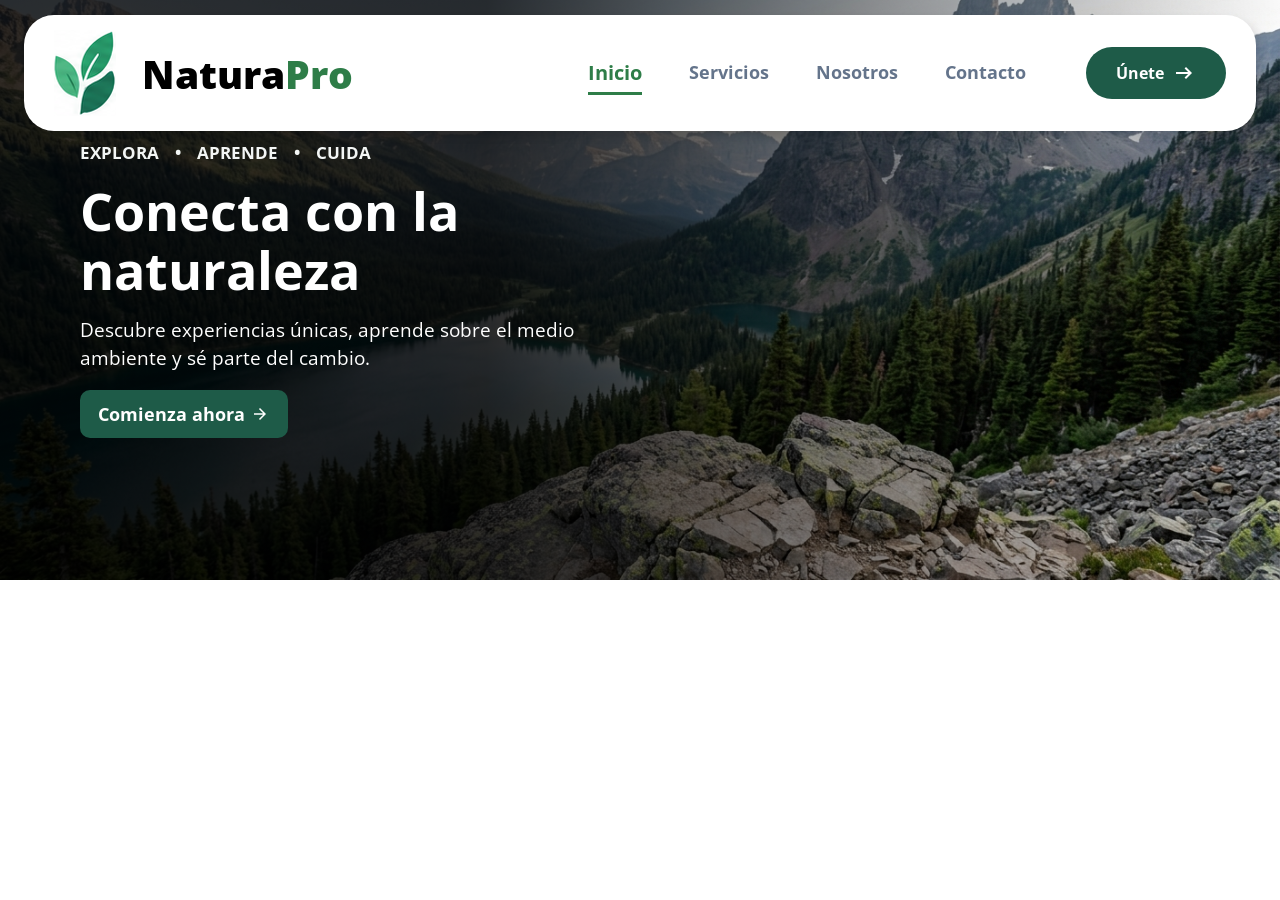
<file: index.html>
<!DOCTYPE html>
<html lang="es">
<head>
    <meta charset="UTF-8">
    <meta name="viewport" content="width=device-width, initial-scale=1.0">
    <meta name="description" content="Descubre experiencias únicas, aprende sobre el medio ambiente y sé parte del cambio.">
    <title>Conecta con la naturaleza</title>
    <link rel="preconnect" href="https://fonts.googleapis.com">
    <link rel="preconnect" href="https://fonts.gstatic.com" crossorigin>
    <link href="https://fonts.googleapis.com/css2?family=Open+Sans:wght@400;700;800&display=swap" rel="stylesheet">
    <link href="https://fonts.googleapis.com/css2?family=Material+Symbols+Outlined&icon_names=arrow_forward,arrow_right_alt&display=block" rel="stylesheet">
    <link rel="stylesheet" href="css/styles.css">
    <link rel="stylesheet" href="css/media-queries.css">
</head>
<body>
    <header class="site-header">
        <a class="site-brand" href="#inicio" aria-label="Natura Pro, inicio">
            <span class="site-brand__mark" aria-hidden="true">
                <img src="assets/desktop-logo-1.png" alt="">
            </span>
            <span class="site-brand__name"><span>Natura</span><span>Pro</span></span>
        </a>
        <div class="site-header__actions">
            <nav class="site-nav" aria-label="Navegación principal">
                <ul>
                    <li><a href="#inicio" aria-current="page">Inicio</a></li>
                    <li><a href="#servicios">Servicios</a></li>
                    <li><a href="#nosotros">Nosotros</a></li>
                    <li><a href="#contacto">Contacto</a></li>
                </ul>
            </nav>
            <a class="site-header__join" href="#contacto">
                <span>Únete</span>
                <span class="material-symbols-outlined" aria-hidden="true">arrow_right_alt</span>
            </a>
        </div>
    </header>
    <main>
        <section class="hero" id="inicio" aria-labelledby="hero-title">
            <div class="hero__content">
                <ul class="hero__values" aria-label="Explora, aprende y cuida">
                    <li>Explora</li>
                    <li>Aprende</li>
                    <li>Cuida</li>
                </ul>
                <h1 class="hero__title" id="hero-title">Conecta con la naturaleza</h1>
                <p class="hero__description">Descubre experiencias únicas, aprende sobre el medio ambiente y sé parte del cambio.</p>
                <a class="hero__cta" href="#contacto">
                    <span>Comienza ahora</span>
                    <span class="material-symbols-outlined hero__icon" aria-hidden="true">arrow_forward</span>
                </a>
            </div>
        </section>
    </main>
</body>
</html>
</file>
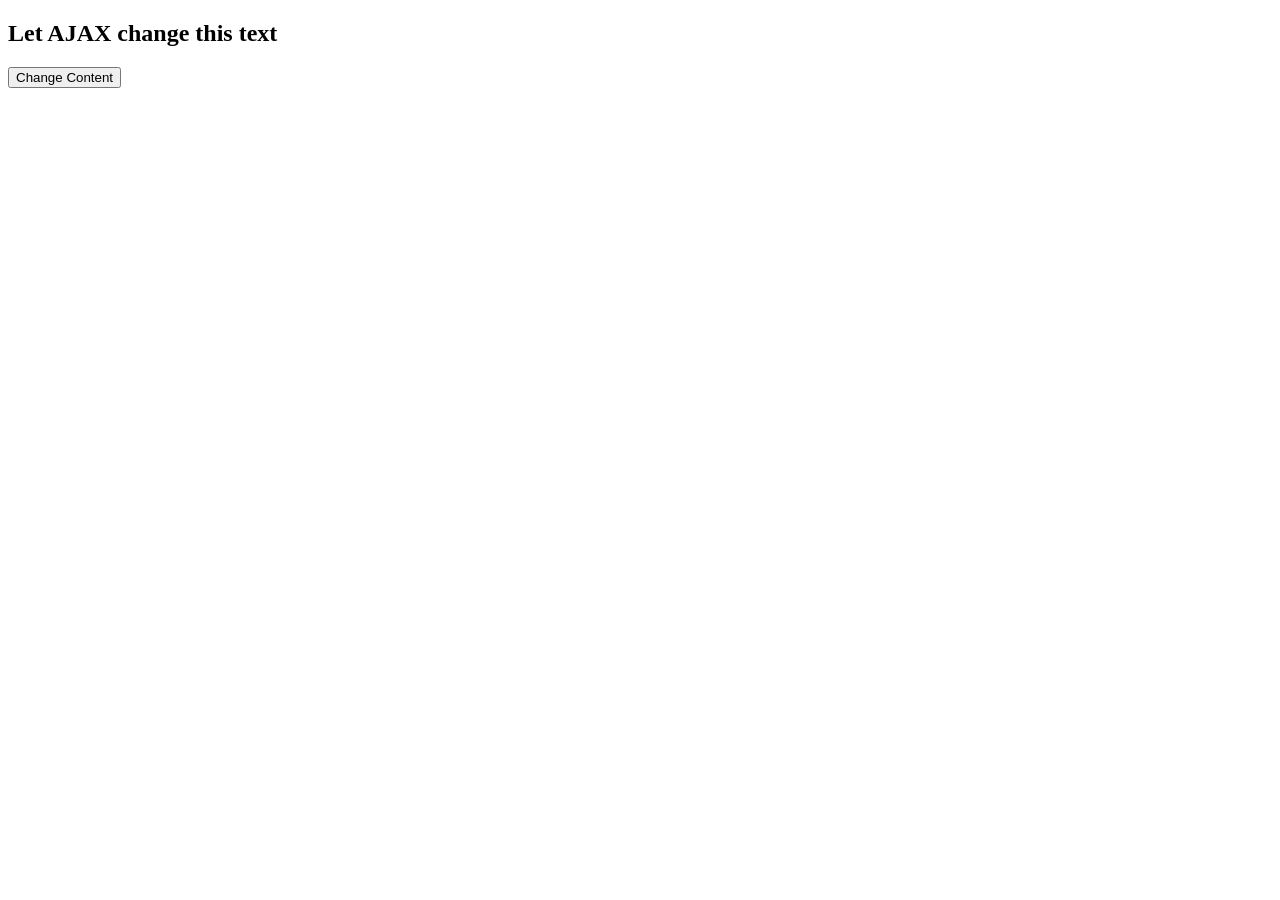
<file: datos.html>
<!DOCTYPE html>
<html lang="en">

<head>
    <meta charset="UTF-8">
    <meta name="viewport" content="width=device-width, initial-scale=1.0">
    <title>Document</title>
    <script>
        window.onload = function () {
            document.getElementById("myBtn").addEventListener("click", function () {
                const xhttp = new XMLHttpRequest();
                xhttp.onreadystatechange = function () {
                   if (this.readyState == 4 && this.status == 200) {    
                    document.getElementById("demo").innerHTML = this.responseText;
                }
                xhttp.open("GET", "data/data1.txt", true);
                xhttp.send();
            });
        };
    </script>
</head>

<body>
    <div id="demo">
        <h2>Let AJAX change this text</h2>
        <button type="button" id="myBtn">Change Content</button>
    </div>

</body>

</html>
</file>
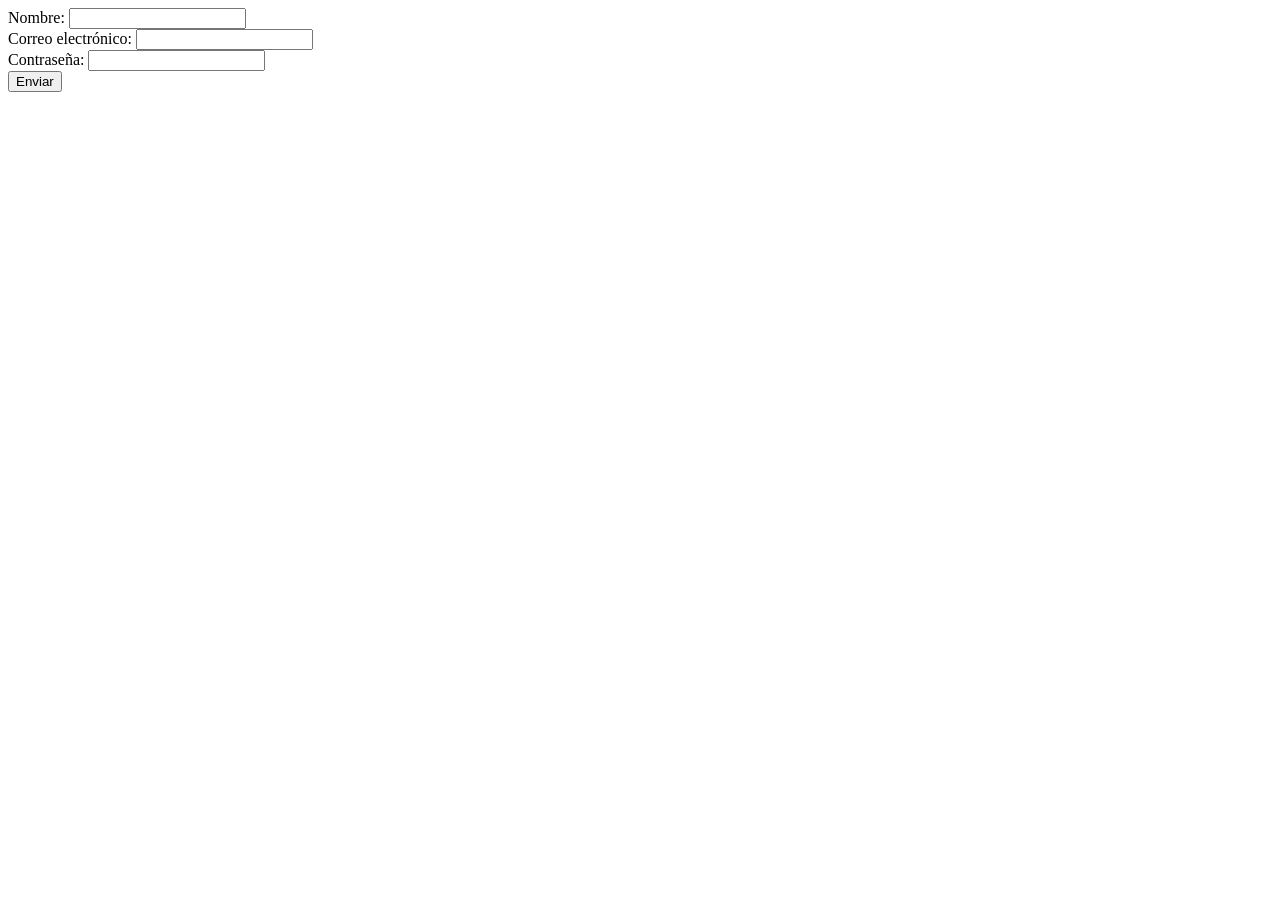
<file: formulario.html>
<!DOCTYPE html>
<html lang="es">
<head>
    <meta charset="UTF-8">
    <meta name="viewport" content="width=device-width, initial-scale=1.0">
    <title>Trabajando con datos</title>
    <script src="js/datos.js"></script>
</head>
<body>

<form id="form-registro">
        <label for="nombre">Nombre:</label>
        <input type="text" id="nombre" name="nombre" required>
        <br>

        <label for="email">Correo electrónico:</label>
        <input type="email" id="email" name="email" required>
        <br>

        <label for="contrasena">Contraseña:</label>
        <input type="password" id="contrasena" name="contrasena" required>
        <br>

        <button type="submit">Enviar</button>
    </form>
    
</body>
</html>
</file>
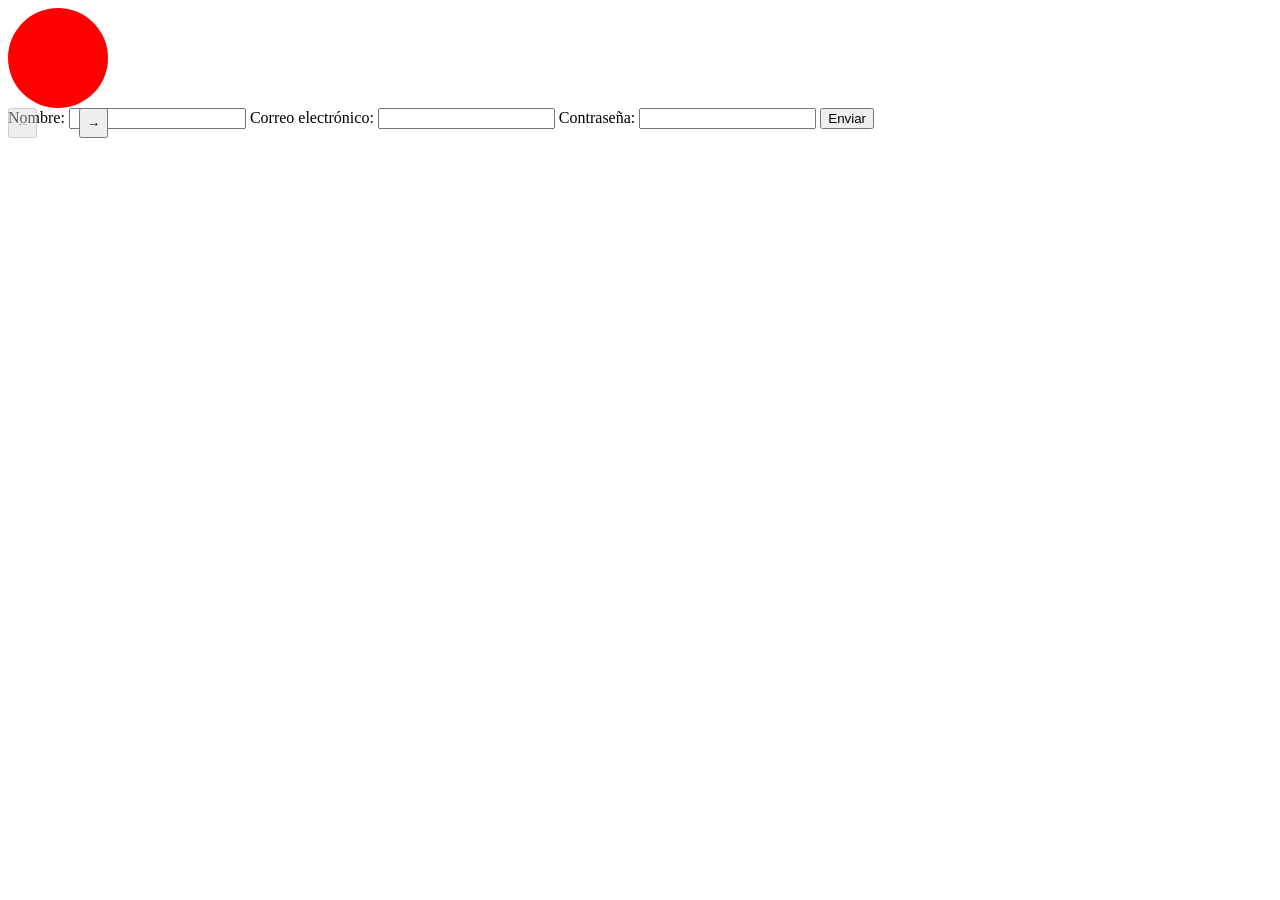
<file: mijs.html>
<!DOCTYPE html>
<html lang="es">

<head>
    <meta charset="UTF-8">
    <meta name="viewport" content="width=device-width, initial-scale=1.0">
    <title>Cosas que no hay que hacer</title>
    <link rel="stylesheet" href="css/superEstilos.css">
    <script src="js/main.js"></script>
</head>

<body>
    
    <div class="circulo">
        <button id="arrow-left" disabled>&larr;</button>
        <button id="arrow-right">&rarr;</button>
    </div>

    <form>
        <label for="nombre">Nombre:</label>
        <input type="text" id="nombre" name="nombre" required>

        <label for="email">Correo electrónico:</label>
        <input type="email" id="email" name="email" required>

        <label for="password">Contraseña:</label>
        <input type="password" id="password" name="password" required>

        <button type="submit">Enviar</button>
    </form>
</body>

</html>
</file>
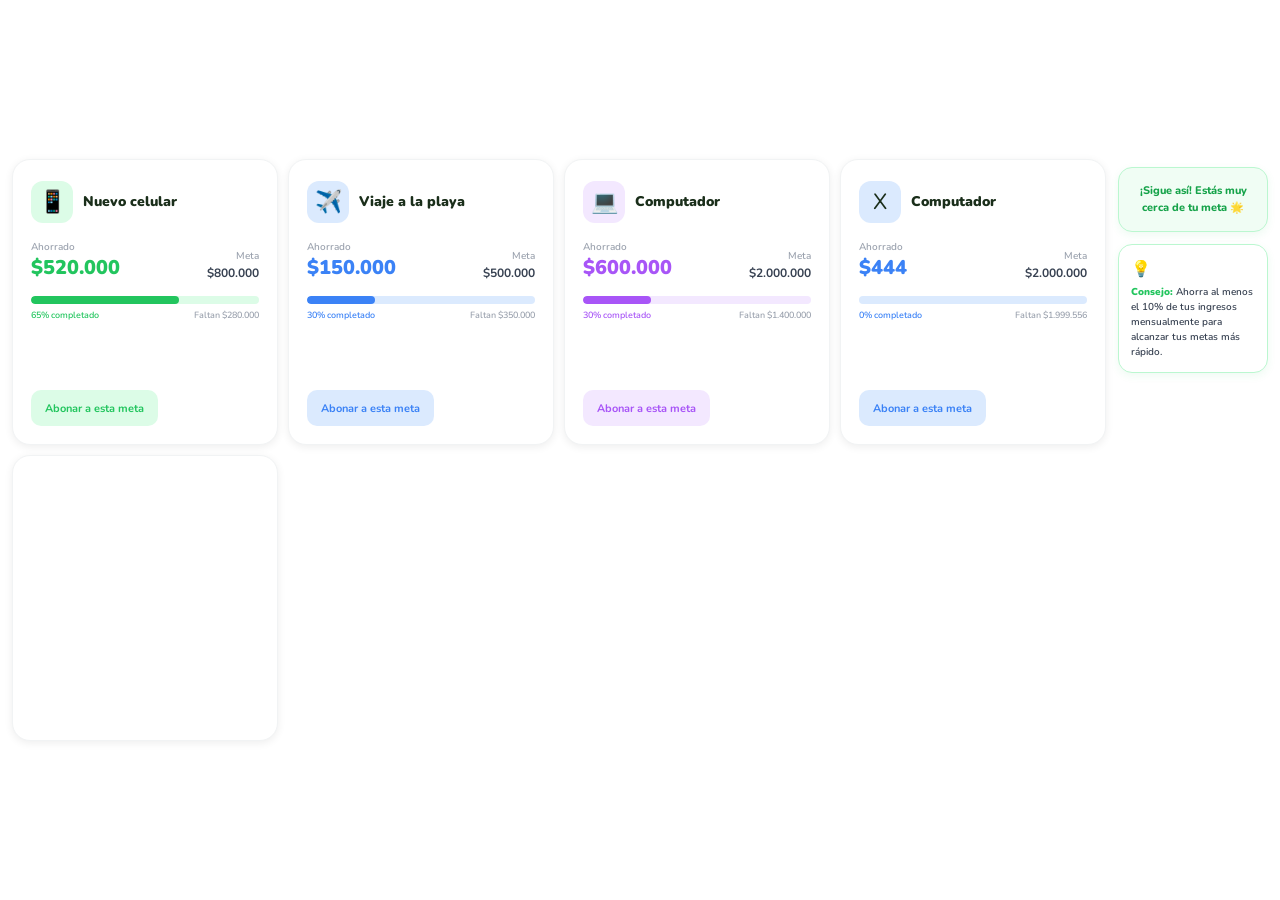
<file: simulandoDatos.html>
<!DOCTYPE html>
<html lang="es">
<head>
    <meta charset="UTF-8">
    <meta name="viewport" content="width=device-width, initial-scale=1.0">
    <title>Simulando Datos</title>
    <link rel="preconnect" href="https://fonts.googleapis.com">
    <link rel="preconnect" href="https://fonts.gstatic.com" crossorigin>
    <link href="https://fonts.googleapis.com/css2?family=Nunito:wght@400;600;700;800;900&display=swap" rel="stylesheet">
    <link rel="stylesheet" href="css/simulandoDatos.css">
    <script type="module" src="js/simulandoDatos.js"></script>
</head>     
<body>
    <main class="goals-layout" aria-label="Metas de ahorro">
        <section class="goals-grid" id="goals-grid" aria-label="Tus metas"></section>
        <aside class="goals-tips" aria-label="Consejos de ahorro">
            <p class="goals-tips__encouragement">¡Sigue así! Estás muy cerca de tu meta 🌟</p>
            <p class="goals-tips__advice"><span aria-hidden="true">💡</span><br><strong>Consejo:</strong> Ahorra al menos el 10% de tus ingresos mensualmente para alcanzar tus metas más rápido.</p>
        </aside>
    </main>

    <dialog class="deposit-dialog" id="deposit-dialog" aria-labelledby="deposit-title">
        <form id="deposit-form">
            <button class="deposit-dialog__close" type="button" aria-label="Cerrar">×</button>
            <h2 id="deposit-title">Abonar a tu meta</h2>
            <label for="deposit-amount">Monto del abono</label>
            <div class="deposit-dialog__amount">
                <span aria-hidden="true">$</span>
                <input id="deposit-amount" name="amount" type="number" min="1" step="1" required inputmode="numeric">
            </div>
            <button class="deposit-dialog__submit" type="submit">Confirmar abono</button>
        </form>
    </dialog>
</body>
</html>
</file>
<file: css/styles.css>
:root {
    color-scheme: light;
    font-family: "Open Sans", Arial, sans-serif;
    font-synthesis: none;
    text-rendering: optimizeLegibility;
    --hero-cta: #1e5b48;
    --hero-text: #f3f6f5;
    --brand-green: #2e7d48;
    --nav-text: #64748b;
}

* {
    box-sizing: border-box;
}

body {
    min-width: 320px;
    margin: 0;
    font-family: "Open Sans", Arial, sans-serif;
}

.site-header {
    position: absolute;
    z-index: 2;
    top: 15px;
    left: 50%;
    display: flex;
    width: min(calc(100% - 48px), 1258px);
    min-height: 116px;
    align-items: center;
    justify-content: space-between;
    padding: 15px 30px;
    transform: translateX(-50%);
    border-radius: 30px;
    background-color: #fff;
    box-shadow: 5px 5px 10px rgb(0 0 0 / 10%);
}

.site-brand {
    display: inline-flex;
    flex: 0 0 auto;
    align-items: center;
    gap: 26px;
    color: inherit;
    text-decoration: none;
}

.site-brand__mark {
    position: relative;
    display: block;
    width: 62px;
    height: 86px;
    flex: 0 0 auto;
    overflow: hidden;
}

.site-brand__mark img {
    position: absolute;
    top: -394.19%;
    left: -950%;
    width: 3198.39%;
    height: 922.09%;
    max-width: none;
}

.site-brand__name {
    display: flex;
    color: #000;
    font-size: 39px;
    font-weight: 800;
    line-height: 1;
}

.site-brand__name span + span {
    color: var(--brand-green);
}

.site-header__actions,
.site-nav ul {
    display: flex;
    align-items: center;
}

.site-header__actions {
    gap: 60px;
}

.site-nav ul {
    gap: 47px;
    margin: 0;
    padding: 0;
    list-style: none;
}

.site-nav a {
    display: inline-flex;
    min-height: 44px;
    align-items: center;
    border-bottom: 3px solid transparent;
    padding: 3px 0 0;
    color: var(--nav-text);
    font-size: 18px;
    font-weight: 700;
    line-height: 1.3;
    text-decoration: none;
    white-space: nowrap;
}

.site-nav a[aria-current="page"] {
    border-bottom-color: var(--brand-green);
    color: var(--brand-green);
    font-size: 20px;
}

.site-nav a:focus-visible,
.site-brand:focus-visible,
.site-header__join:focus-visible {
    outline: 3px solid var(--brand-green);
    outline-offset: 4px;
}

.site-nav a:focus-visible,
.site-brand:focus-visible {
    border-radius: 2px;
}

.site-header__join {
    display: inline-flex;
    min-width: 133px;
    min-height: 52px;
    align-items: center;
    justify-content: center;
    gap: 8px;
    padding: 12px 30px;
    border-radius: 30px;
    background-color: var(--hero-cta);
    color: #fff;
    font-size: 16px;
    font-weight: 700;
    line-height: 1.4;
    text-decoration: none;
    white-space: nowrap;
    transition: background-color 160ms ease;
}

.site-header__join:hover {
    background-color: #174936;
}

.hero {
    position: relative;
    display: flex;
    min-height: 580px;
    align-items: center;
    overflow: hidden;
    padding: 48px 80px;
    isolation: isolate;
    background-color: #263b31;
    background-image: url("../assets/hero-background.jpeg");
    background-position: center;
    background-size: cover;
    color: #fff;
}

.hero::before {
    position: absolute;
    z-index: 0;
    inset: 0;
    background: linear-gradient(90deg, rgb(0 0 0 / 80%) 0%, rgb(0 0 0 / 80%) 38%, transparent 100%);
    content: "";
    pointer-events: none;
}

.hero__content {
    position: relative;
    z-index: 1;
    display: flex;
    width: min(100%, 500px);
    flex-direction: column;
    align-items: flex-start;
    gap: 18px;
}

.hero__values {
    display: flex;
    flex-wrap: wrap;
    align-items: center;
    margin: 0;
    padding: 0;
    color: var(--hero-text);
    font-size: 17px;
    font-weight: 700;
    line-height: 1.3;
    list-style: none;
    text-transform: uppercase;
}

.hero__values li + li::before {
    margin: 0 16px;
    content: "•";
}

.hero__title {
    margin: 0;
    font-size: 52px;
    font-weight: 700;
    line-height: 1.13;
}

.hero__description {
    margin: 0;
    color: #fff;
    font-size: 19px;
    font-weight: 400;
    line-height: 1.45;
}

.hero__cta {
    display: inline-flex;
    min-height: 48px;
    align-items: center;
    justify-content: center;
    gap: 5px;
    padding: 11px 18px;
    border-radius: 10px;
    background-color: var(--hero-cta);
    color: #fff;
    font-size: 18px;
    font-weight: 700;
    line-height: 1.4;
    text-decoration: none;
    transition: background-color 160ms ease;
}

.hero__cta:hover {
    background-color: #174936;
}

.hero__cta:focus-visible {
    outline: 3px solid #fff;
    outline-offset: 4px;
}

.material-symbols-outlined {
    font-family: "Material Symbols Outlined";
    font-style: normal;
    font-feature-settings: "liga";
    -webkit-font-smoothing: antialiased;
}

.hero__icon {
    display: inline-block;
    font-size: 20px;
    font-weight: 400;
    line-height: 1;
    white-space: nowrap;
}
</file>
<file: css/media-queries.css>
@media (max-width: 1100px) {
    .site-header {
        padding-right: 24px;
        padding-left: 24px;
    }

    .site-brand {
        gap: 14px;
    }

    .site-brand__mark {
        width: 50px;
        height: 69px;
    }

    .site-brand__name {
        font-size: 31px;
    }

    .site-header__actions {
        gap: 24px;
    }

    .site-nav ul {
        gap: 24px;
    }
}

@media (max-width: 760px) {
    .site-header {
        top: 12px;
        display: grid;
        grid-template-columns: minmax(0, 1fr) auto;
        width: calc(100% - 24px);
        min-height: 0;
        column-gap: 8px;
        row-gap: 10px;
        padding: 10px 14px 12px;
        border-radius: 22px;
    }

    .site-brand {
        gap: 8px;
    }

    .site-brand__mark {
        width: 38px;
        height: 53px;
    }

    .site-brand__name {
        font-size: 24px;
    }

    .site-header__actions {
        display: contents;
    }

    .site-nav {
        grid-column: 1 / -1;
        grid-row: 2;
        min-width: 0;
    }

    .site-nav ul {
        justify-content: space-between;
        gap: 8px;
    }

    .site-nav a,
    .site-nav a[aria-current="page"] {
        min-height: 40px;
        font-size: 14px;
    }

    .site-header__join {
        grid-column: 2;
        grid-row: 1;
        min-width: 0;
        min-height: 44px;
        gap: 5px;
        padding: 8px 14px;
    }

    .site-header__join .material-symbols-outlined {
        font-size: 20px;
    }
}

@media (max-width: 600px) {
    .hero {
        padding: 40px 30px;
    }

    .hero::before {
        background: rgb(0 0 0 / 60%);
    }

    .hero__title {
        font-size: 45px;
        line-height: 1.11;
    }
}

@media (prefers-reduced-motion: reduce) {
    .site-header__join,
    .hero__cta {
        transition: none;
    }
}
</file>
<file: css/superEstilos.css>
@charset "utf-8";

.circulo{
    height: 100px;
    width: 100px;
    border-radius: 50%;
    background-color: red;
    position: relative;
}

#arrow-right, #arrow-left{
    position: absolute;
    height: 30px;
    bottom: -30px;
}

#arrow-right{
    right: 0;
}

#arrow-left{
    left: 0;
}
</file>
<file: css/simulandoDatos.css>
:root {
    color-scheme: light;
    font-family: "Nunito", sans-serif;
    font-synthesis: none;
    text-rendering: optimizeLegibility;
    --text-main: #1a2e1a;
    --text-muted: #9ca3af;
    --green: #22c55e;
    --green-soft: #dcfce7;
    --blue: #3b82f6;
    --blue-soft: #dbeafe;
    --purple: #a855f7;
    --purple-soft: #f3e8ff;
}

* {
    box-sizing: border-box;
}

body {
    min-width: 320px;
    min-height: 100vh;
    margin: 0;
    background: #fff;
    color: var(--text-main);
    font-family: "Nunito", sans-serif;
}

button,
input {
    font: inherit;
}

.goals-layout {
    display: grid;
    grid-template-columns: minmax(0, 1fr) 150px;
    gap: 12px;
    width: min(100%, 1536px);
    min-height: 100vh;
    align-content: center;
    margin: 0 auto;
    padding: 12px;
}

.goals-grid {
    display: grid;
    grid-template-columns: repeat(4, minmax(0, 1fr));
    gap: 10px;
    min-width: 0;
}

.goal-card {
    --tone: var(--green);
    --tone-soft: var(--green-soft);
    display: flex;
    min-width: 0;
    min-height: 286px;
    flex-direction: column;
    align-items: flex-start;
    gap: 14px;
    padding: 18px;
    border: 1px solid #f1f3f4;
    border-radius: 18px;
    background: #fff;
    box-shadow: 0 2px 8px rgb(0 0 0 / 7%);
}

.goal-card--blue {
    --tone: var(--blue);
    --tone-soft: var(--blue-soft);
}

.goal-card--purple {
    --tone: var(--purple);
    --tone-soft: var(--purple-soft);
}

.goal-card__header {
    display: flex;
    width: 100%;
    min-height: 48px;
    align-items: center;
    gap: 10px;
}

.goal-card__icon {
    display: grid;
    width: 42px;
    height: 42px;
    flex: 0 0 auto;
    place-items: center;
    border-radius: 12px;
    background: var(--tone-soft);
    font-size: 22px;
}

.goal-card__header h2 {
    margin: 0;
    font-size: 14px;
    font-weight: 900;
    line-height: 1.25;
    overflow-wrap: anywhere;
}

.goal-card__amounts {
    display: flex;
    width: 100%;
    align-items: end;
    justify-content: space-between;
    gap: 6px;
}

.goal-card__amounts > div {
    display: flex;
    min-width: 0;
    flex-direction: column;
}

.goal-card__label {
    color: var(--text-muted);
    font-size: 10px;
    font-weight: 600;
    line-height: 1.5;
}

.goal-card__saved {
    color: var(--tone);
    font-size: clamp(16px, 1.55vw, 22px);
    font-weight: 900;
    line-height: 1.35;
    white-space: nowrap;
}

.goal-card__target {
    align-items: flex-end;
}

.goal-card__target strong {
    color: #374151;
    font-size: 12px;
    font-weight: 700;
    line-height: 1.5;
    white-space: nowrap;
}

.goal-card__progress-group {
    width: 100%;
}

.goal-card__track {
    width: 100%;
    height: 8px;
    overflow: hidden;
    border-radius: 999px;
    background: var(--tone-soft);
}

.goal-card__progress {
    display: block;
    height: 100%;
    border-radius: inherit;
    background: var(--tone);
    transition: width 220ms ease;
}

.goal-card__status {
    display: flex;
    justify-content: space-between;
    gap: 5px;
    padding-top: 5px;
    color: var(--text-muted);
    font-size: 9px;
    font-weight: 600;
    line-height: 1.4;
}

.goal-card__status span:first-child {
    color: var(--tone);
}

.goal-card__deposit {
    min-height: 36px;
    margin-top: auto;
    padding: 8px 14px;
    border: 0;
    border-radius: 10px;
    background: var(--tone-soft);
    color: var(--tone);
    cursor: pointer;
    font-size: 11px;
    font-weight: 700;
    transition: filter 150ms ease, transform 150ms ease;
}

.goal-card__deposit:hover:not(:disabled) {
    filter: saturate(1.2);
    transform: translateY(-1px);
}

.goal-card__deposit:focus-visible,
.deposit-dialog button:focus-visible,
.deposit-dialog input:focus-visible {
    outline: 3px solid #111827;
    outline-offset: 3px;
}

.goal-card__deposit:disabled {
    cursor: default;
    opacity: 0.7;
}

.goal-card--empty {
    min-height: 286px;
}

.goals-tips {
    display: flex;
    flex-direction: column;
    gap: 12px;
    padding-top: 8px;
}

.goals-tips__encouragement,
.goals-tips__advice {
    margin: 0;
    border: 1px solid #bbf7d0;
    border-radius: 14px;
    background: #fff;
    box-shadow: 0 3px 8px rgb(34 197 94 / 8%);
}

.goals-tips__encouragement {
    padding: 15px 10px;
    background: #f0fdf4;
    color: #16a34a;
    font-size: 11px;
    font-weight: 800;
    line-height: 1.5;
    text-align: center;
}

.goals-tips__advice {
    padding: 12px;
    color: #374151;
    font-size: 10px;
    font-weight: 600;
    line-height: 1.5;
}

.goals-tips__advice > span {
    display: inline-block;
    margin-bottom: 4px;
    font-size: 16px;
}

.goals-tips__advice strong {
    color: var(--green);
    font-weight: 900;
}

.deposit-dialog {
    width: min(100% - 32px, 360px);
    padding: 24px;
    border: 1px solid #e5e7eb;
    border-radius: 16px;
    color: var(--text-main);
    box-shadow: 0 16px 48px rgb(0 0 0 / 18%);
}

.deposit-dialog::backdrop {
    background: rgb(17 24 39 / 42%);
    backdrop-filter: blur(2px);
}

.deposit-dialog form {
    display: grid;
    gap: 12px;
}

.deposit-dialog__close {
    justify-self: end;
    width: 32px;
    height: 32px;
    border: 0;
    border-radius: 50%;
    background: #f3f4f6;
    cursor: pointer;
    font-size: 22px;
    line-height: 1;
}

.deposit-dialog h2 {
    margin: 0;
    font-size: 20px;
    font-weight: 900;
}

.deposit-dialog label {
    color: #4b5563;
    font-size: 13px;
    font-weight: 700;
}

.deposit-dialog__amount {
    display: flex;
    align-items: center;
    gap: 8px;
    padding: 0 12px;
    border: 1px solid #d1d5db;
    border-radius: 8px;
    font-size: 18px;
}

.deposit-dialog__amount input {
    width: 100%;
    min-height: 44px;
    border: 0;
    outline: 0;
}

.deposit-dialog__submit {
    min-height: 44px;
    border: 0;
    border-radius: 8px;
    background: #16a34a;
    color: white;
    cursor: pointer;
    font-weight: 800;
}

@media (max-width: 1000px) {
    .goals-layout {
        grid-template-columns: minmax(0, 1fr) 130px;
        gap: 8px;
        padding: 8px;
    }

    .goals-grid {
        gap: 8px;
    }

    .goal-card {
        gap: 12px;
        padding: 14px;
    }
}

@media (max-width: 760px) {
    .goals-layout {
        grid-template-columns: minmax(0, 1fr);
        align-content: start;
        gap: 18px;
        padding: 16px;
    }

    .goals-grid {
        grid-template-columns: repeat(2, minmax(0, 1fr));
    }

    .goal-card--empty {
        display: none;
    }

    .goals-tips {
        display: grid;
        grid-template-columns: repeat(2, minmax(0, 1fr));
        padding: 0;
    }
}

@media (max-width: 480px) {
    .goals-layout {
        padding: 12px;
    }

    .goals-grid {
        grid-template-columns: minmax(0, 1fr);
    }

    .goal-card {
        min-height: 260px;
        padding: 18px;
    }

    .goal-card__saved {
        font-size: 22px;
    }

    .goals-tips {
        grid-template-columns: minmax(0, 1fr);
    }
}

@media (prefers-reduced-motion: reduce) {
    *,
    *::before,
    *::after {
        scroll-behavior: auto !important;
        transition-duration: 0.01ms !important;
    }
}
</file>
